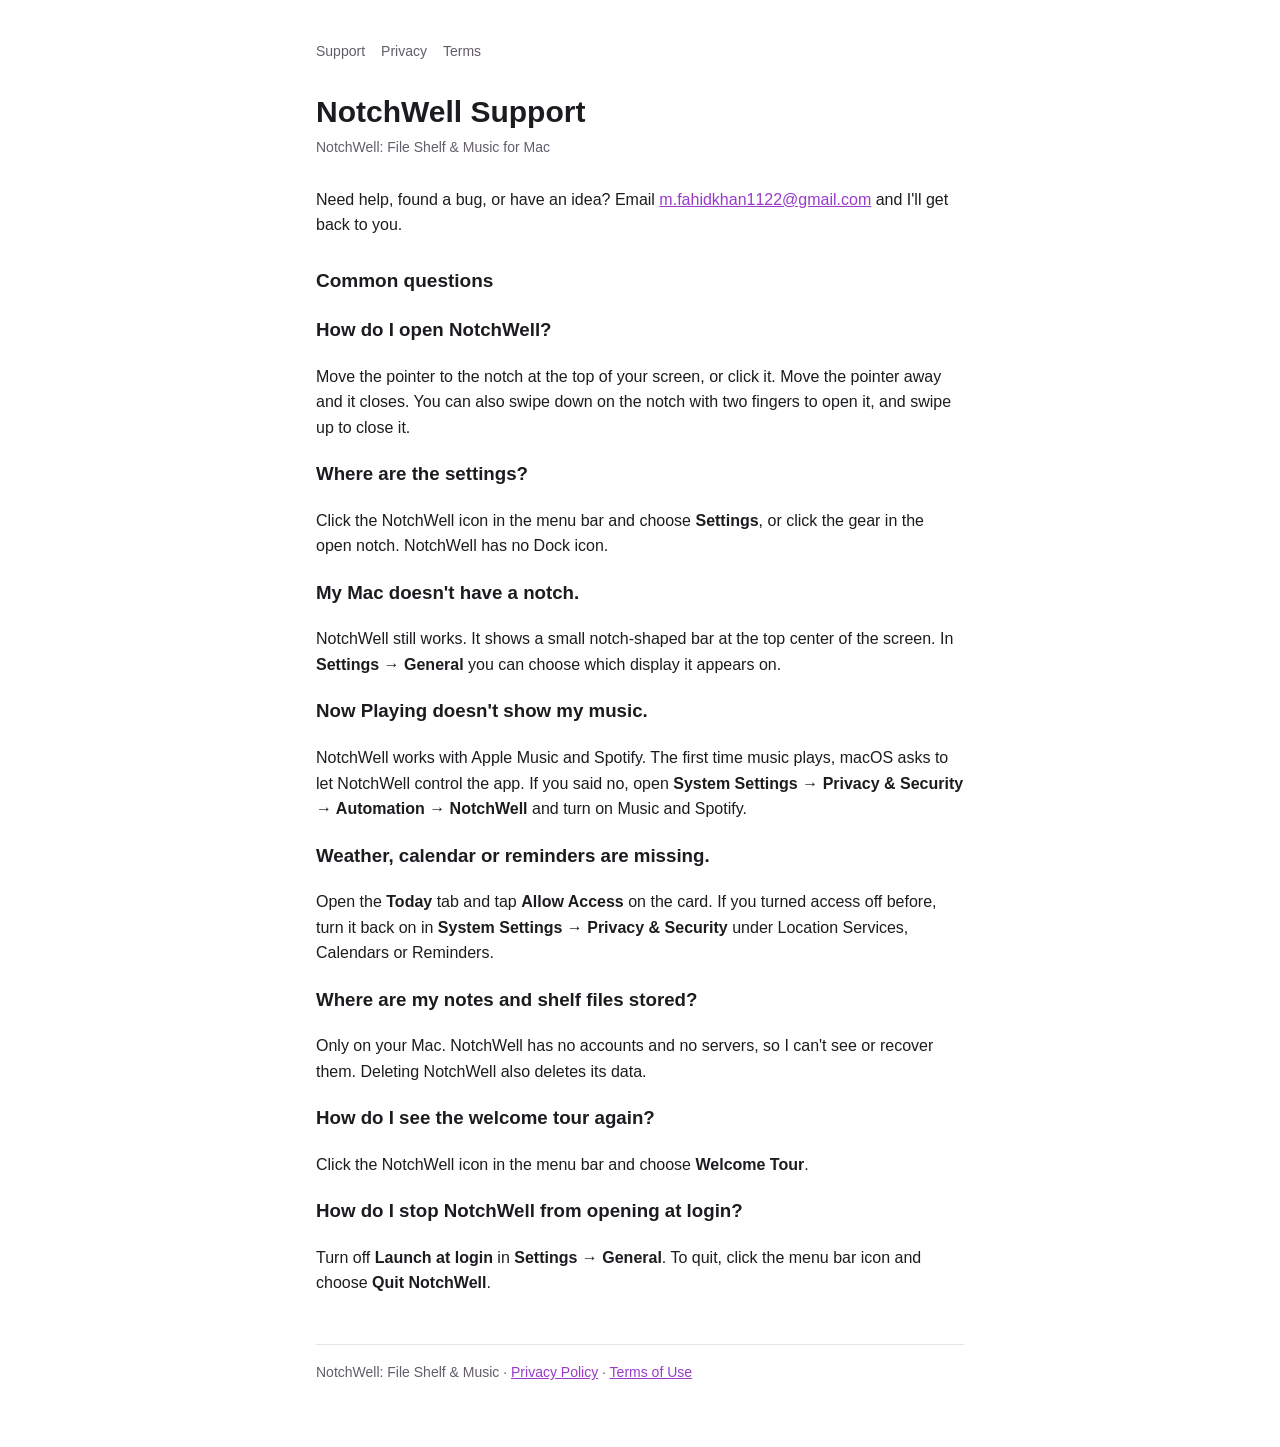
<file: index.html>
<!doctype html>
<html lang="en">
<head>
<meta charset="utf-8">
<meta name="viewport" content="width=device-width, initial-scale=1">
<title>NotchWell Support</title>
<meta name="description" content="Support for NotchWell: File Shelf &amp; Music.">
<link rel="stylesheet" href="style.css">
</head>
<body>
<main>
  <nav><a href="index.html">Support</a><a href="privacy.html">Privacy</a><a href="terms.html">Terms</a></nav>

  <h1>NotchWell Support</h1>
  <p class="updated">NotchWell: File Shelf &amp; Music for Mac</p>

  <p>Need help, found a bug, or have an idea? Email <a href="mailto:m.fahidkhan1122@gmail.com">m.fahidkhan1122@gmail.com</a> and I'll get back to you.</p>

  <h2>Common questions</h2>

  <h3>How do I open NotchWell?</h3>
  <p>Move the pointer to the notch at the top of your screen, or click it. Move the pointer away and it closes. You can also swipe down on the notch with two fingers to open it, and swipe up to close it.</p>

  <h3>Where are the settings?</h3>
  <p>Click the NotchWell icon in the menu bar and choose <strong>Settings</strong>, or click the gear in the open notch. NotchWell has no Dock icon.</p>

  <h3>My Mac doesn't have a notch.</h3>
  <p>NotchWell still works. It shows a small notch-shaped bar at the top center of the screen. In <strong>Settings → General</strong> you can choose which display it appears on.</p>

  <h3>Now Playing doesn't show my music.</h3>
  <p>NotchWell works with Apple Music and Spotify. The first time music plays, macOS asks to let NotchWell control the app. If you said no, open <strong>System Settings → Privacy &amp; Security → Automation → NotchWell</strong> and turn on Music and Spotify.</p>

  <h3>Weather, calendar or reminders are missing.</h3>
  <p>Open the <strong>Today</strong> tab and tap <strong>Allow Access</strong> on the card. If you turned access off before, turn it back on in <strong>System Settings → Privacy &amp; Security</strong> under Location Services, Calendars or Reminders.</p>

  <h3>Where are my notes and shelf files stored?</h3>
  <p>Only on your Mac. NotchWell has no accounts and no servers, so I can't see or recover them. Deleting NotchWell also deletes its data.</p>

  <h3>How do I see the welcome tour again?</h3>
  <p>Click the NotchWell icon in the menu bar and choose <strong>Welcome Tour</strong>.</p>

  <h3>How do I stop NotchWell from opening at login?</h3>
  <p>Turn off <strong>Launch at login</strong> in <strong>Settings → General</strong>. To quit, click the menu bar icon and choose <strong>Quit NotchWell</strong>.</p>

  <footer>NotchWell: File Shelf &amp; Music · <a href="privacy.html">Privacy Policy</a> · <a href="terms.html">Terms of Use</a></footer>
</main>
</body>
</html>
</file>
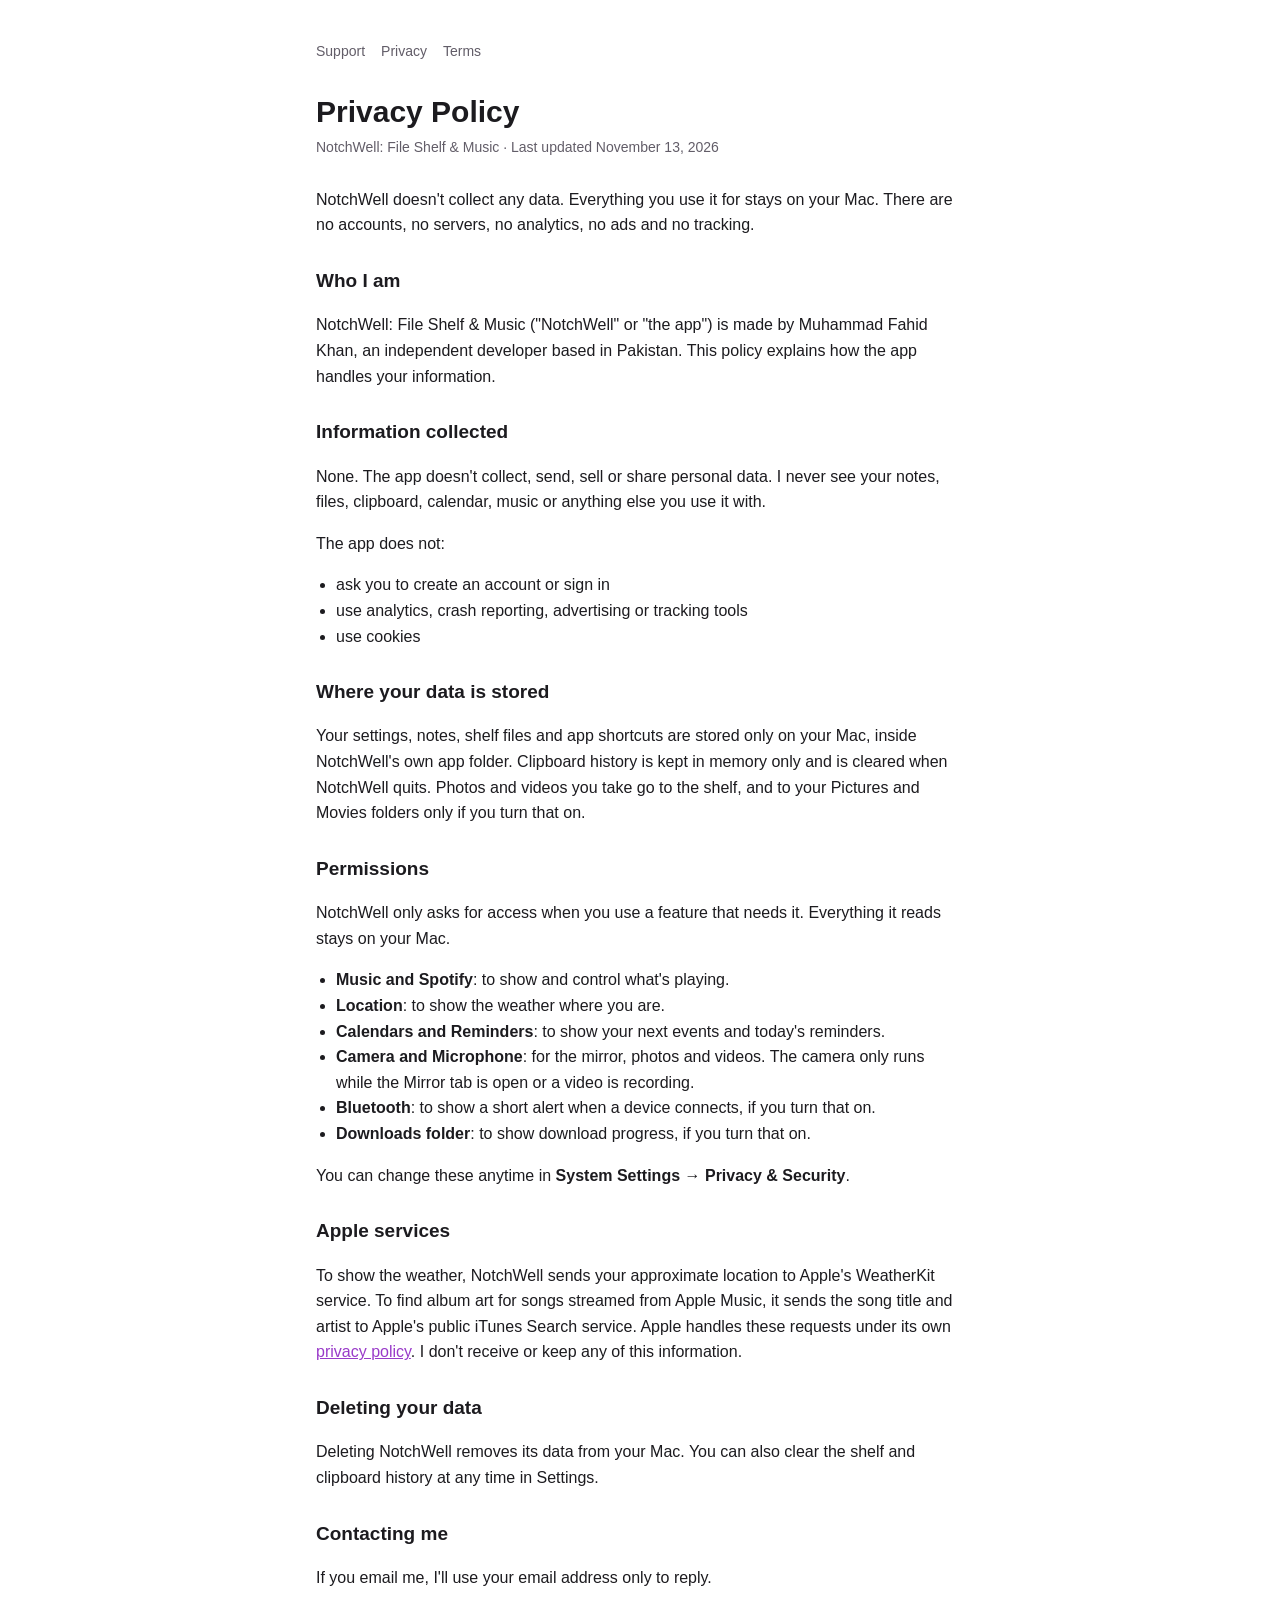
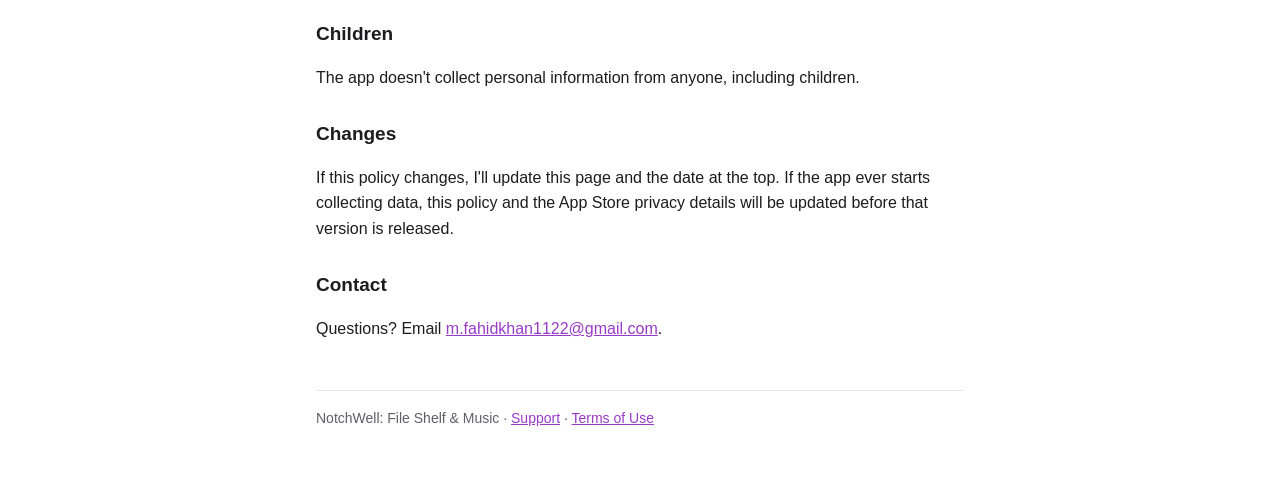
<file: privacy.html>
<!doctype html>
<html lang="en">
<head>
<meta charset="utf-8">
<meta name="viewport" content="width=device-width, initial-scale=1">
<title>NotchWell Privacy Policy</title>
<meta name="description" content="Privacy Policy for NotchWell: File Shelf &amp; Music.">
<link rel="stylesheet" href="style.css">
</head>
<body>
<main>
  <nav><a href="index.html">Support</a><a href="privacy.html">Privacy</a><a href="terms.html">Terms</a></nav>

  <h1>Privacy Policy</h1>
  <p class="updated">NotchWell: File Shelf &amp; Music · Last updated November 13, 2026</p>

  <p>NotchWell doesn't collect any data. Everything you use it for stays on your Mac. There are no accounts, no servers, no analytics, no ads and no tracking.</p>

  <h2>Who I am</h2>
  <p>NotchWell: File Shelf &amp; Music ("NotchWell" or "the app") is made by Muhammad Fahid Khan, an independent developer based in Pakistan. This policy explains how the app handles your information.</p>

  <h2>Information collected</h2>
  <p>None. The app doesn't collect, send, sell or share personal data. I never see your notes, files, clipboard, calendar, music or anything else you use it with.</p>
  <p>The app does not:</p>
  <ul>
    <li>ask you to create an account or sign in</li>
    <li>use analytics, crash reporting, advertising or tracking tools</li>
    <li>use cookies</li>
  </ul>

  <h2>Where your data is stored</h2>
  <p>Your settings, notes, shelf files and app shortcuts are stored only on your Mac, inside NotchWell's own app folder. Clipboard history is kept in memory only and is cleared when NotchWell quits. Photos and videos you take go to the shelf, and to your Pictures and Movies folders only if you turn that on.</p>

  <h2>Permissions</h2>
  <p>NotchWell only asks for access when you use a feature that needs it. Everything it reads stays on your Mac.</p>
  <ul>
    <li><strong>Music and Spotify</strong>: to show and control what's playing.</li>
    <li><strong>Location</strong>: to show the weather where you are.</li>
    <li><strong>Calendars and Reminders</strong>: to show your next events and today's reminders.</li>
    <li><strong>Camera and Microphone</strong>: for the mirror, photos and videos. The camera only runs while the Mirror tab is open or a video is recording.</li>
    <li><strong>Bluetooth</strong>: to show a short alert when a device connects, if you turn that on.</li>
    <li><strong>Downloads folder</strong>: to show download progress, if you turn that on.</li>
  </ul>
  <p>You can change these anytime in <strong>System Settings → Privacy &amp; Security</strong>.</p>

  <h2>Apple services</h2>
  <p>To show the weather, NotchWell sends your approximate location to Apple's WeatherKit service. To find album art for songs streamed from Apple Music, it sends the song title and artist to Apple's public iTunes Search service. Apple handles these requests under its own <a href="https://www.apple.com/legal/privacy/">privacy policy</a>. I don't receive or keep any of this information.</p>

  <h2>Deleting your data</h2>
  <p>Deleting NotchWell removes its data from your Mac. You can also clear the shelf and clipboard history at any time in Settings.</p>

  <h2>Contacting me</h2>
  <p>If you email me, I'll use your email address only to reply.</p>

  <h2>Children</h2>
  <p>The app doesn't collect personal information from anyone, including children.</p>

  <h2>Changes</h2>
  <p>If this policy changes, I'll update this page and the date at the top. If the app ever starts collecting data, this policy and the App Store privacy details will be updated before that version is released.</p>

  <h2>Contact</h2>
  <p>Questions? Email <a href="mailto:m.fahidkhan1122@gmail.com">m.fahidkhan1122@gmail.com</a>.</p>

  <footer>NotchWell: File Shelf &amp; Music · <a href="index.html">Support</a> · <a href="terms.html">Terms of Use</a></footer>
</main>
</body>
</html>
</file>
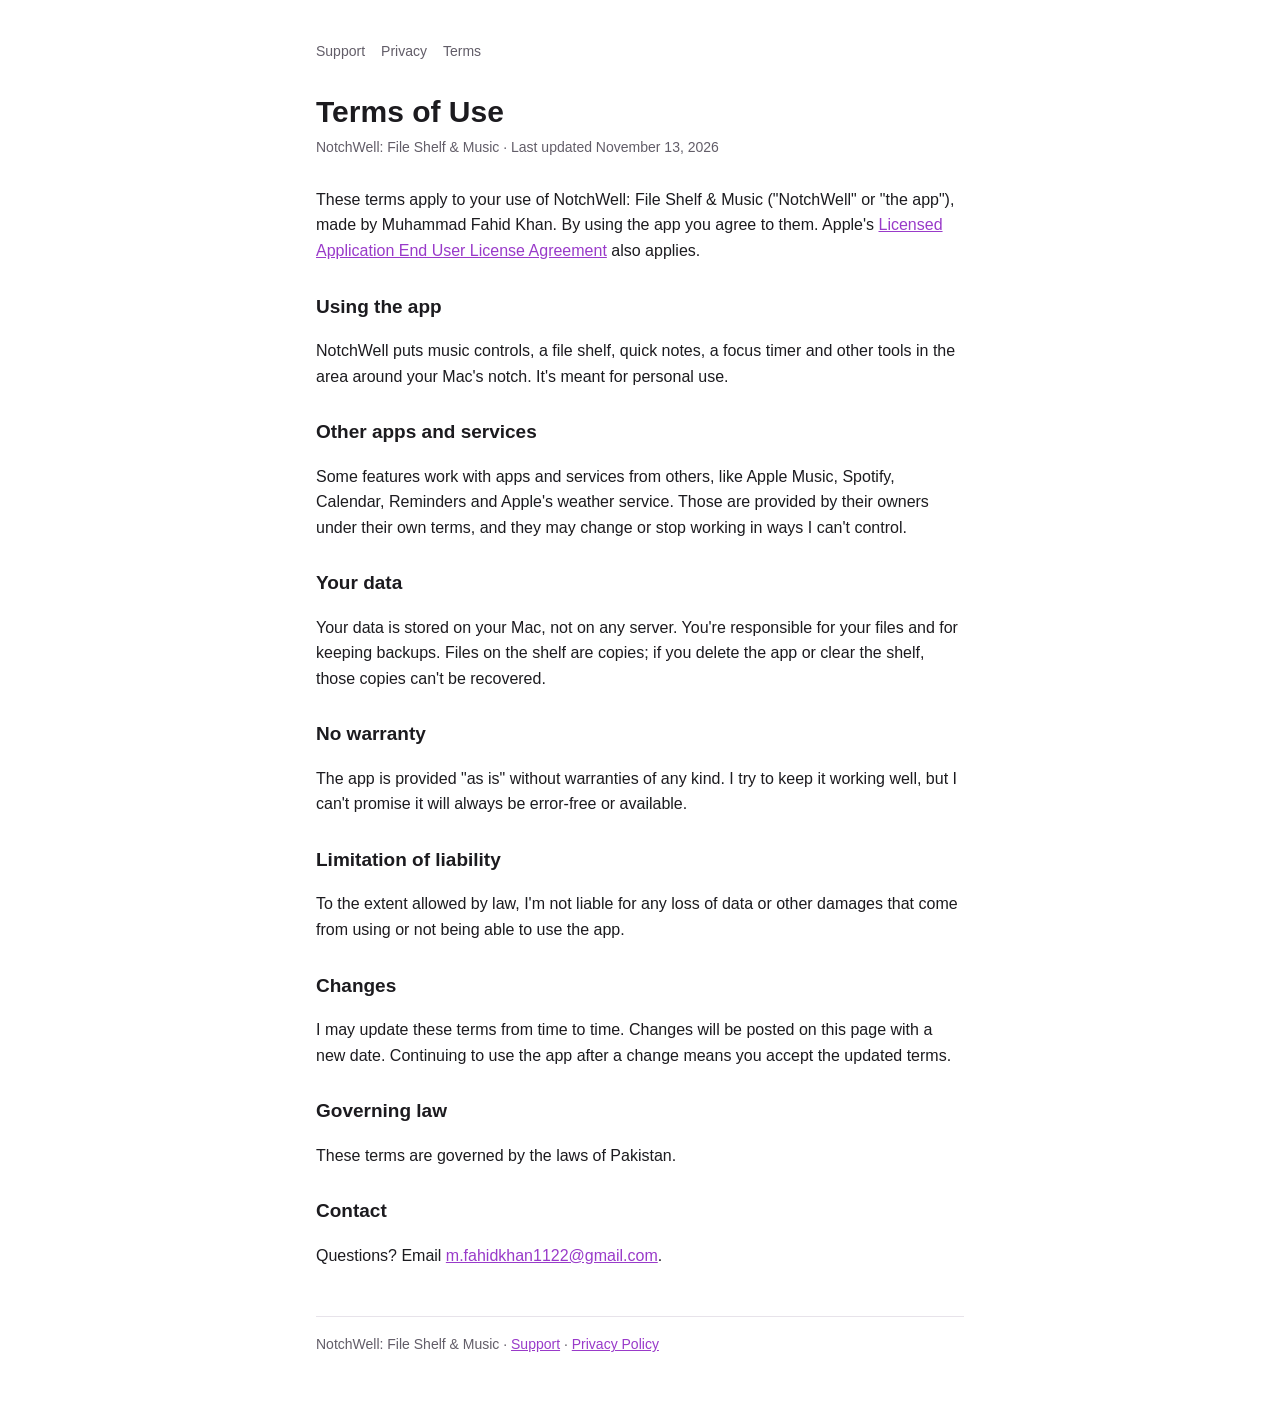
<file: terms.html>
<!doctype html>
<html lang="en">
<head>
<meta charset="utf-8">
<meta name="viewport" content="width=device-width, initial-scale=1">
<title>NotchWell Terms of Use</title>
<meta name="description" content="Terms of Use for NotchWell: File Shelf &amp; Music.">
<link rel="stylesheet" href="style.css">
</head>
<body>
<main>
  <nav><a href="index.html">Support</a><a href="privacy.html">Privacy</a><a href="terms.html">Terms</a></nav>

  <h1>Terms of Use</h1>
  <p class="updated">NotchWell: File Shelf &amp; Music · Last updated November 13, 2026</p>

  <p>These terms apply to your use of NotchWell: File Shelf &amp; Music ("NotchWell" or "the app"), made by Muhammad Fahid Khan. By using the app you agree to them. Apple's <a href="https://www.apple.com/legal/internet-services/itunes/dev/stdeula/">Licensed Application End User License Agreement</a> also applies.</p>

  <h2>Using the app</h2>
  <p>NotchWell puts music controls, a file shelf, quick notes, a focus timer and other tools in the area around your Mac's notch. It's meant for personal use.</p>

  <h2>Other apps and services</h2>
  <p>Some features work with apps and services from others, like Apple Music, Spotify, Calendar, Reminders and Apple's weather service. Those are provided by their owners under their own terms, and they may change or stop working in ways I can't control.</p>

  <h2>Your data</h2>
  <p>Your data is stored on your Mac, not on any server. You're responsible for your files and for keeping backups. Files on the shelf are copies; if you delete the app or clear the shelf, those copies can't be recovered.</p>

  <h2>No warranty</h2>
  <p>The app is provided "as is" without warranties of any kind. I try to keep it working well, but I can't promise it will always be error-free or available.</p>

  <h2>Limitation of liability</h2>
  <p>To the extent allowed by law, I'm not liable for any loss of data or other damages that come from using or not being able to use the app.</p>

  <h2>Changes</h2>
  <p>I may update these terms from time to time. Changes will be posted on this page with a new date. Continuing to use the app after a change means you accept the updated terms.</p>

  <h2>Governing law</h2>
  <p>These terms are governed by the laws of Pakistan.</p>

  <h2>Contact</h2>
  <p>Questions? Email <a href="mailto:m.fahidkhan1122@gmail.com">m.fahidkhan1122@gmail.com</a>.</p>

  <footer>NotchWell: File Shelf &amp; Music · <a href="index.html">Support</a> · <a href="privacy.html">Privacy Policy</a></footer>
</main>
</body>
</html>
</file>
<file: style.css>
:root {
  --bg: #ffffff;
  --text: #1c1b1f;
  --muted: #625d68;
  --accent: #993ac9;
  --rule: #e7e3ea;
}
@media (prefers-color-scheme: dark) {
  :root {
    --bg: #131215;
    --text: #f1eef3;
    --muted: #a9a2ae;
    --accent: #c289df;
    --rule: #2b2830;
  }
}
* { box-sizing: border-box; }
body {
  margin: 0;
  background: var(--bg);
  color: var(--text);
  font: 16px/1.6 -apple-system, BlinkMacSystemFont, "Segoe UI", Roboto, Helvetica, Arial, sans-serif;
}
main { max-width: 680px; margin: 0 auto; padding: 40px 16px 64px; }
nav { display: flex; gap: 16px; font-size: 14px; margin-bottom: 32px; }
nav a { color: var(--muted); text-decoration: none; }
nav a:hover { color: var(--text); }
h1 { font-size: 30px; line-height: 1.2; margin: 0 0 6px; }
h2 { font-size: 19px; margin: 28px 0 6px; }
.updated { color: var(--muted); font-size: 14px; margin: 0 0 28px; }
a { color: var(--accent); }
ul { padding-left: 20px; }
footer { margin-top: 48px; padding-top: 16px; border-top: 1px solid var(--rule); color: var(--muted); font-size: 14px; }
</file>
